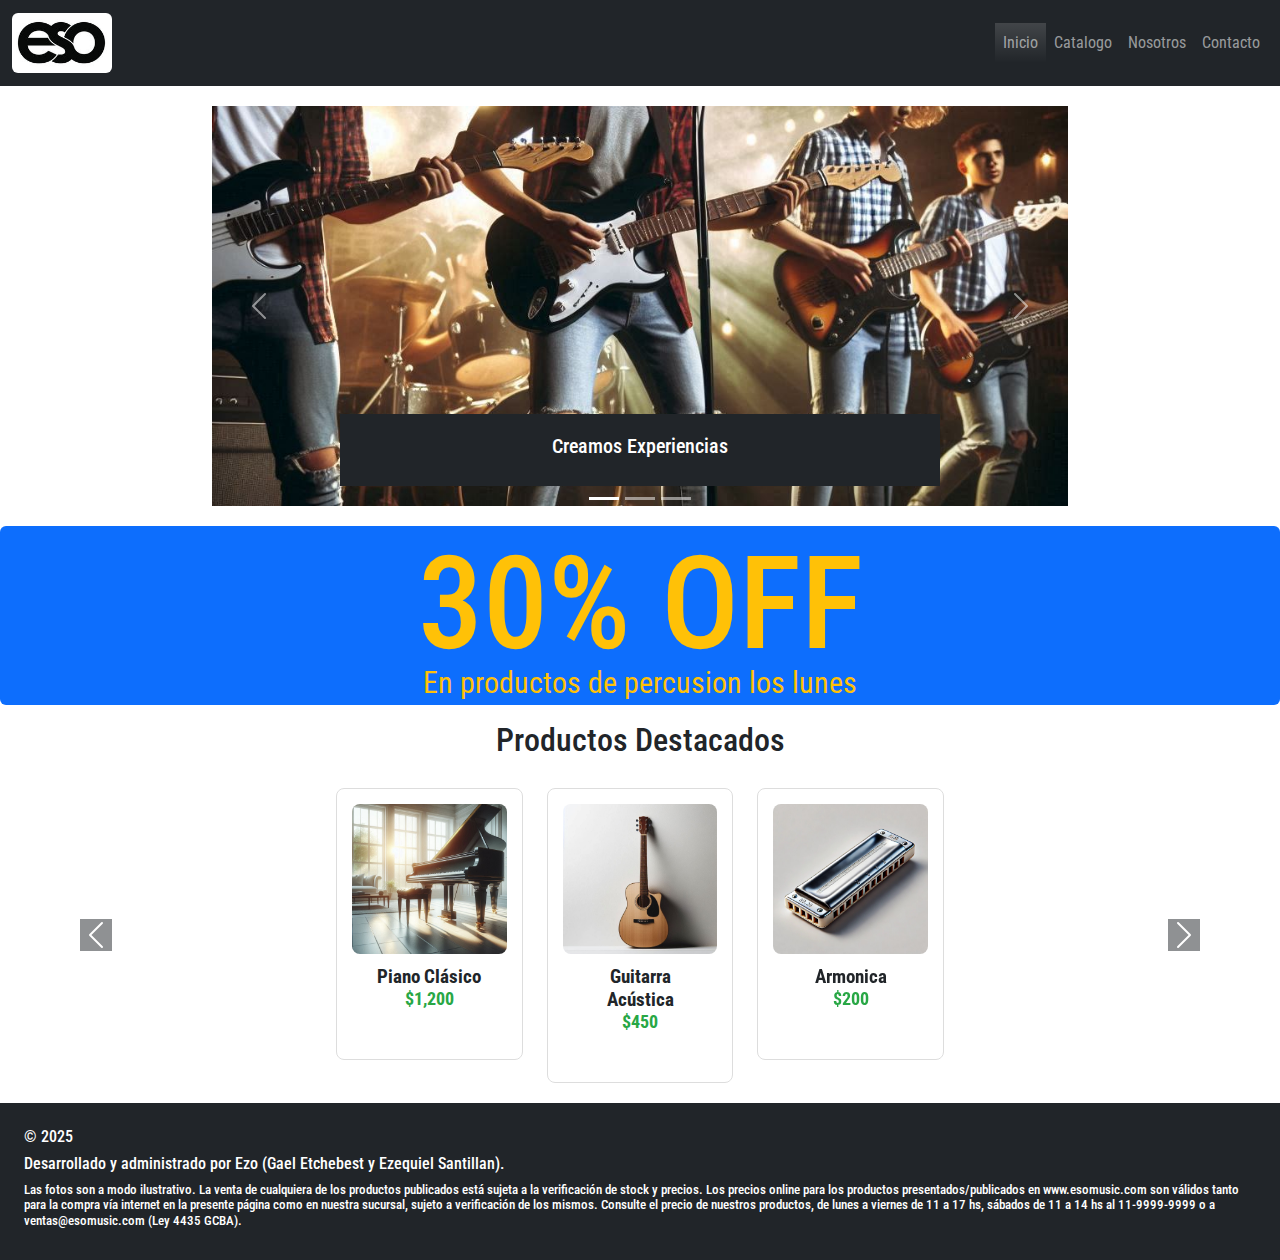
<file: Index.html>
<!DOCTYPE html>
<html lang="en">
<head>
    <meta charset="UTF-8">
    <meta name="viewport" content="width=device-width, initial-scale=1.0">

    <link rel="stylesheet" href="https://cdn.jsdelivr.net/npm/bootstrap@5.3.3/dist/css/bootstrap.min.css">
    <script src="https://cdn.jsdelivr.net/npm/bootstrap@5.3.3/dist/js/bootstrap.bundle.min.js"></script>

    <link rel="stylesheet" href="styles/style.css">
    <link rel="stylesheet" href="styles/carrusel.css">
    <link rel="stylesheet" href="styles/cards.css">
    <link rel="stylesheet" href="styles/cardsCarrusel.css">

    <title>Contacto</title>
</head>
<body>
    <header>
        <nav class="navbar navbar-expand-lg navbar-dark bg-dark">
            <div class="container-fluid">
                <a class="navbar-brand" href="index.html">
                    <img src="imgs/esoLogo.png " width="100" class="rounded">
                </a>
                <button class="navbar-toggler" type="button" data-bs-toggle="collapse" data-bs-target="#navbarNav" aria-controls="navbarNav" aria-expanded="false" aria-label="Toggle navigation">
                    <span class="navbar-toggler-icon"></span>
                </button>
                <div class="collapse navbar-collapse" id="navbarNav">
                    <ul class="navbar-nav ms-auto">
                        <li class="nav-item bg-dark bg-gradient"><a class="nav-link" href="index.html">Inicio</a></li>
                        <li class="nav-item bg-dark"><a class="nav-link" href="Catalogo.html">Catalogo</a></li>
                        <li class="nav-item bg-dark"><a class="nav-link" href="Nosotros.html">Nosotros</a></li>
                        <li class="nav-item bg-dark"><a class="nav-link" href="Contacto.html">Contacto</a></li>
                    </ul>
                </div>
            </div>
        </nav>
    </header>
    <main>

        <div id="carouselExampleCaptions" class="carousel slide">
            <div class="carousel-indicators">
                <button type="button" data-bs-target="#carouselExampleCaptions" data-bs-slide-to="0" class="active" aria-current="true" aria-label="Slide 1"></button>
                <button type="button" data-bs-target="#carouselExampleCaptions" data-bs-slide-to="1" aria-label="Slide 2"></button>
                <button type="button" data-bs-target="#carouselExampleCaptions" data-bs-slide-to="2" aria-label="Slide 3"></button>
            </div>
            <div class="carousel-inner">
                <div class="carousel-item active">
                    <img src="imgs/inicio1.png" class="d-block w-100">
                    <div class="carousel-caption d-none d-md-block bg-dark">
                        <h5>Creamos Experiencias</h5>
                    </div>
                </div>
                <div class="carousel-item">
                    <img src="imgs/inicio2.png" class="d-block w-100">
                    <div class="carousel-caption d-none d-md-block bg-dark">
                        <h5>Formamos Recuerdos</h5>
                    </div>
                </div>
                <div class="carousel-item">
                    <img src="imgs/inicio3.png" class="d-block w-100">
                    <div class="carousel-caption d-none d-md-block bg-dark">
                        <h5>Tenemos lo que queres</h5>
                    </div>
                </div>
            </div>
            <button class="carousel-control-prev" type="button" data-bs-target="#carouselExampleCaptions" data-bs-slide="prev">
                <span class="carousel-control-prev-icon" aria-hidden="true"></span>
                <span class="visually-hidden">Previous</span>
            </button>
            <button class="carousel-control-next" type="button" data-bs-target="#carouselExampleCaptions" data-bs-slide="next">
                <span class="carousel-control-next-icon" aria-hidden="true"></span>
                <span class="visually-hidden">Next</span>
            </button>
        </div>

        <section class="bg-primary rounded">
            <h3 align = "center" class="text-warning" style="font-size: 130px;">30% OFF</h3>
            <p align = "center" class="text-warning" style="font-size: 30px; margin-top: -30px;">En productos de percusion los lunes</p>
        </section>

        <h2 align = "center">Productos Destacados</h2>

        <div id="carouselProductos" class="carousel slide" data-bs-ride="carousel">
            <!-- Indicadores -->
            <div class="carousel-indicators">
                <button type="button" data-bs-target="#carouselProductos" data-bs-slide-to="0" class="active"></button>
                <button type="button" data-bs-target="#carouselProductos" data-bs-slide-to="1"></button>
                <button type="button" data-bs-target="#carouselProductos" data-bs-slide-to="2"></button>
            </div>
        
            <!-- Contenedor de los productos -->
            <div class="carousel-inner">
                <div class="carousel-item active">
                    <div class="row justify-content-center">
                        <div class="col-md-2">
                            <a class="card catalog-card" href="Catalogo.html#piano">
                                <img src="imgs/piano.png" class="catalog-img" alt="Piano">
                                <div class="card-body">
                                    <h5 class="card-title">Piano Clásico</h5>
                                    <p class="card-price">$1,200</p>
                                </div>
                            </a>
                        </div>
                        <div class="col-md-2">
                            <a class="card catalog-card" href="Catalogo.html#acustica">
                                <img src="imgs/electrica.png" class="catalog-img" alt="Guitarra Acústica">
                                <div class="card-body">
                                    <h5 class="card-title">Guitarra Acústica</h5>
                                    <p class="card-price">$450</p>
                                </div>
                            </a>
                        </div>
                        <div class="col-md-2">
                            <a class="card catalog-card" href="Catalogo/Catalogo2.html#armonica">
                                <img src="imgs/Armonica.png" class="catalog-img" alt="Xilófono">
                                <div class="card-body">
                                    <h5 class="card-title">Armonica</h5>
                                    <p class="card-price">$200</p>
                                </div>
                            </a>
                        </div>
                    </div>
                </div>

                <div class="carousel-item">
                    <div class="row justify-content-center">
                        <div class="col-md-2">
                            <a class="card catalog-card" href="Catalogo/Catalogo2.html#maracas">
                                <img src="imgs/Maracas.png" class="catalog-img" alt="Violín">
                                <div class="card-body">
                                    <h5 class="card-title">Maracas</h5>
                                    <p class="card-price">$1,999</p>
                                </div>
                            </a>
                        </div>
                        <div class="col-md-2">
                            <a class="card catalog-card" href="Catalogo/Catalogo3.html#ukelele">
                                <img src="imgs/Ukelele.png" class="catalog-img" alt="Batería Electrónica">
                                <div class="card-body">
                                    <h5 class="card-title">Ukelele</h5>
                                    <p class="card-price">$450</p>
                                </div>
                            </a>
                        </div>
                        <div class="col-md-2">
                            <a class="card catalog-card" href="Catalogo/Catalogo3.html#arpa">
                                <img src="imgs/Arpa.png" class="catalog-img" alt="Batería Electrónica">
                                <div class="card-body">
                                    <h5 class="card-title">Arpa</h5>
                                    <p class="card-price">$1,299</p>
                                </div>
                            </a>
                        </div>
                    </div>
                </div>
            </div>
        
            <!-- Controles de navegación -->
            <button class="carousel-control-prev" type="button" data-bs-target="#carouselProductos" data-bs-slide="prev">
                <span class="carousel-control-prev-icon bg-dark"></span>
            </button>
            <button class="carousel-control-next" type="button" data-bs-target="#carouselProductos" data-bs-slide="next">
                <span class="carousel-control-next-icon bg-dark"></span>
            </button>
        </div>


    </main>
    <footer class="bg-dark text-white p-4">
        <h6>© 2025</h6>
        <h6>Desarrollado y administrado por Ezo (Gael Etchebest y Ezequiel Santillan).</h6>
        <h6 style="font-size: small;">Las fotos son a modo ilustrativo. La venta de cualquiera de los productos publicados está sujeta a la verificación de stock y precios. Los precios online para los productos presentados/publicados en www.esomusic.com son válidos tanto para la compra vía internet en la presente página como en nuestra sucursal, sujeto a verificación de los mismos. Consulte el precio de nuestros productos, de lunes a viernes de 11 a 17 hs, sábados de 11 a 14 hs al 11-9999-9999 o a ventas@esomusic.com (Ley 4435 GCBA).</h6>
    </footer>
</body>
</html>
</file>
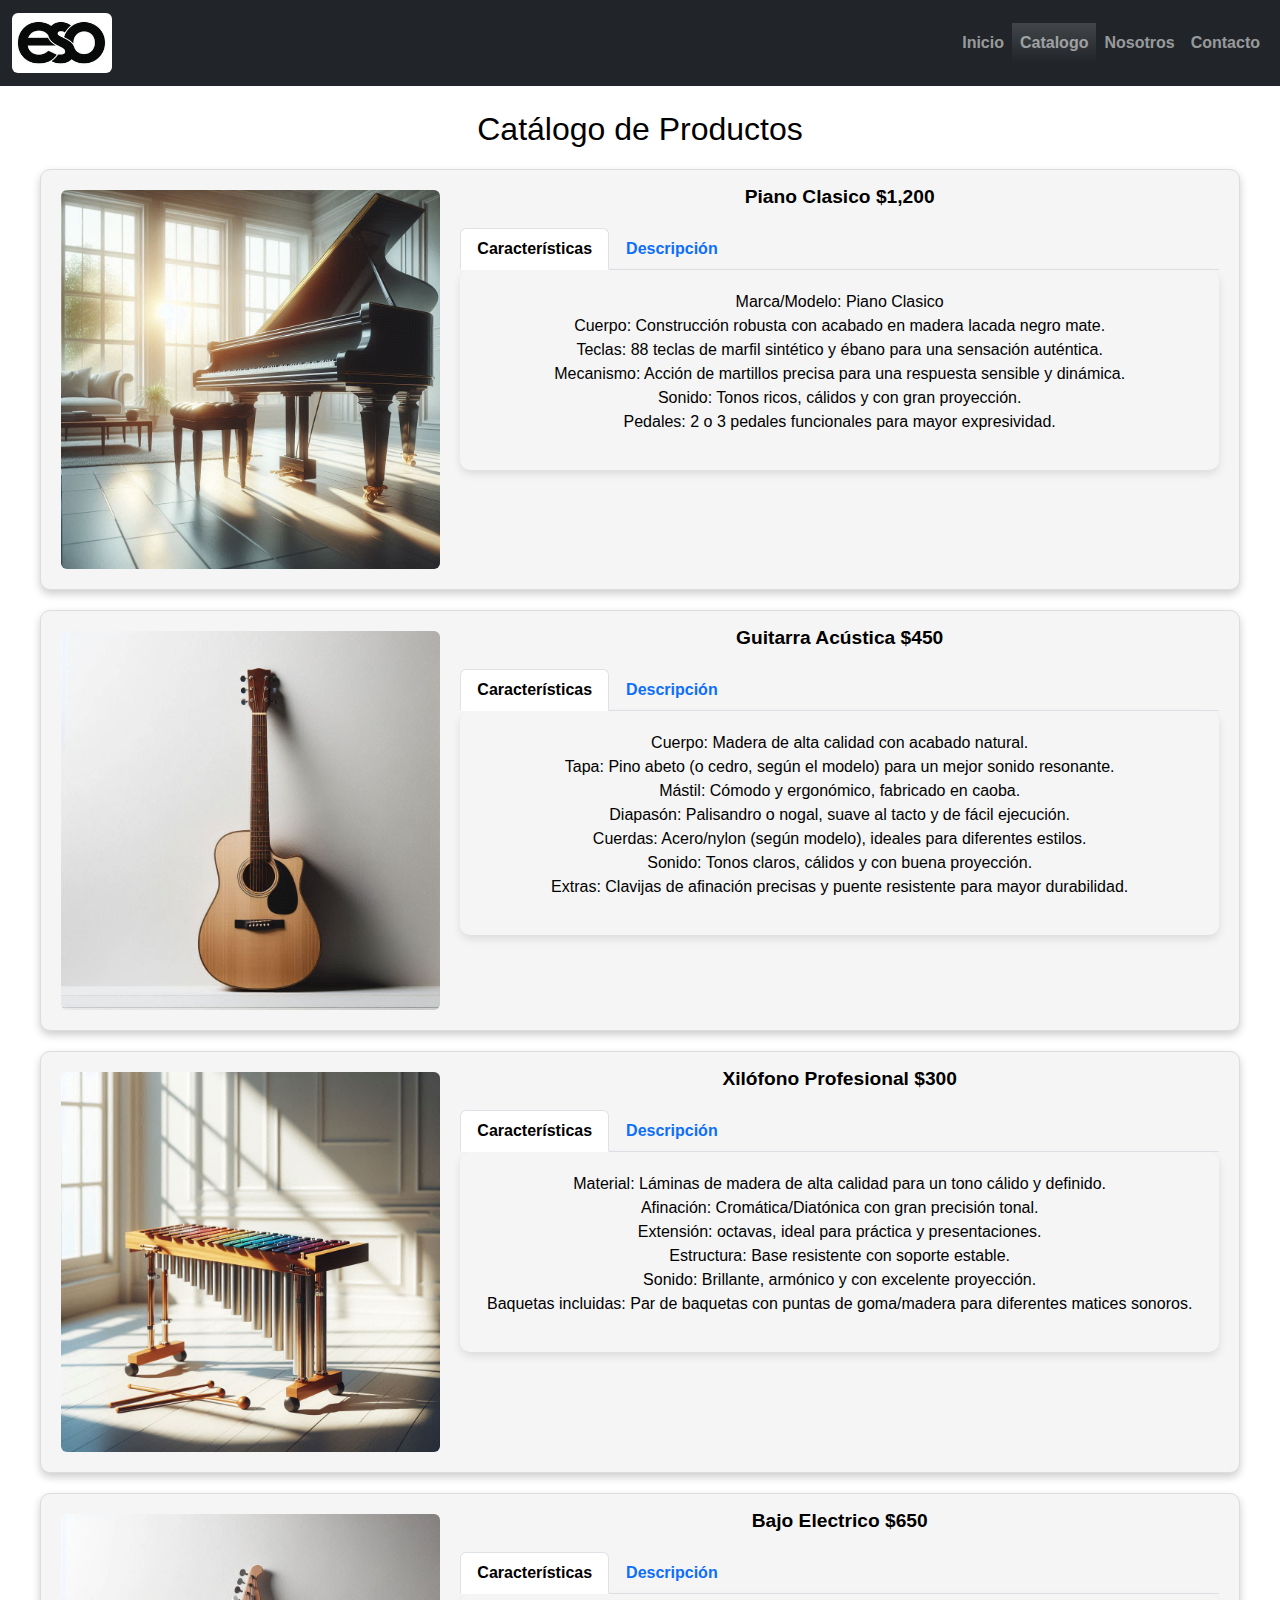
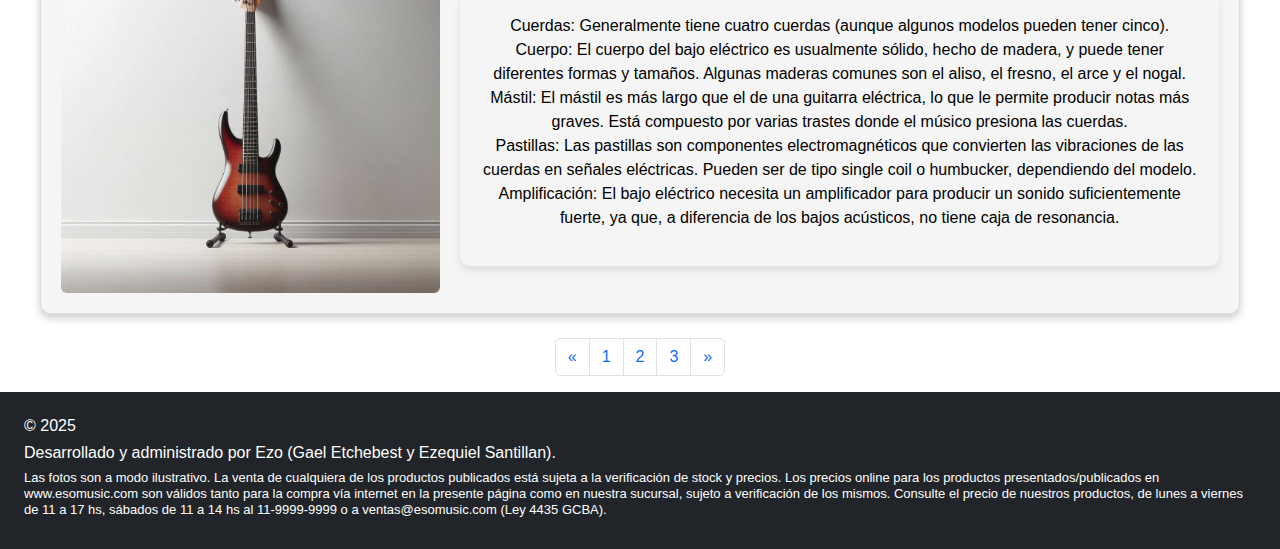
<file: Catalogo.html>
<!DOCTYPE html>
<html lang="en">
    <head>
        <meta charset="UTF-8">
        <meta name="viewport" content="width=device-width, initial-scale=1.0">

        <link rel="stylesheet" href="https://cdn.jsdelivr.net/npm/bootstrap@5.3.3/dist/css/bootstrap.min.css">
    <script src="https://cdn.jsdelivr.net/npm/bootstrap@5.3.3/dist/js/bootstrap.bundle.min.js"></script>

        <link rel="stylesheet" href="styles/style.css">
        <link rel="stylesheet" href="styles/cards.css"> 
        <link rel="stylesheet" href="styles/product.css">
        

        <title>Catalogo</title>
    </head>
    <body>
        <header>
            <nav class="navbar navbar-expand-lg navbar-dark bg-dark">
                <div class="container-fluid">
                    <a class="navbar-brand" href="index.html">
                        <img src="imgs/esoLogo.png" width="100" class="rounded">
                    </a>
                    <button class="navbar-toggler" type="button" data-bs-toggle="collapse" data-bs-target="#navbarNav" aria-controls="navbarNav" aria-expanded="false" aria-label="Toggle navigation">
                        <span class="navbar-toggler-icon"></span>
                    </button>
                    <div class="collapse navbar-collapse" id="navbarNav">
                        <ul class="navbar-nav ms-auto">
                            <li class="nav-item bg-dark"><a class="nav-link" href="index.html">Inicio</a></li>
                            <li class="nav-item bg-dark bg-gradient"><a class="nav-link" href="Catalogo.html">Catalogo</a></li>
                            <li class="nav-item bg-dark"><a class="nav-link" href="Nosotros.html">Nosotros</a></li>
                            <li class="nav-item bg-dark"><a class="nav-link" href="Contacto.html">Contacto</a></li>
                        </ul>
                    </div>
                </div>
            </nav>
        </header>

        <main>
            <h2 class="text-center mt-4 mb-3">Catálogo de Productos</h2>

            <div class="product-container">

                <div class="producto-container catalog-card" id="piano">
                    <div class="col-imagen">
                        <img src="imgs/piano.png" alt="Piano" class="img-fluid rounded">
                    </div>
                    <div class="col-detalles" >
                        <h1 class="card-title">Piano Clasico $1,200</h1>
                        <ul class="nav nav-tabs" id="productTabPiano" role="tablist">
                            <li class="nav-item" role="presentation">
                                <a class="nav-link active" id="caracteristicas-piano-tab" data-bs-toggle="tab" href="#caracteristicas-piano" role="tab" aria-controls="caracteristicas-piano" aria-selected="false">Características</a>
                            </li>
                            <li class="nav-item" role="presentation">
                                <a class="nav-link" id="descripcion-piano-tab" data-bs-toggle="tab" href="#descripcion-piano" role="tab" aria-controls="descripcion-piano" aria-selected="false">Descripción</a>
                            </li>
                        </ul>
                        <div class="tab-content" id="productTabPianoContent">
                            <div class="tab-pane fade show active" id="caracteristicas-piano" role="tabpanel" aria-labelledby="caracteristicas-piano-tab">
                                <p>
                                    Marca/Modelo: Piano Clasico <br>
                                    Cuerpo: Construcción robusta con acabado en madera lacada negro mate.<br>
                                    Teclas: 88 teclas de marfil sintético y ébano para una sensación auténtica.<br>
                                    Mecanismo: Acción de martillos precisa para una respuesta sensible y dinámica.<br>
                                    Sonido: Tonos ricos, cálidos y con gran proyección.<br>
                                    Pedales: 2 o 3 pedales funcionales  para mayor expresividad.
                                </p>
                            </div>
                            <div class="tab-pane fade" id="descripcion-piano" role="tabpanel" aria-labelledby="descripcion-piano-tab">
                                <p>Se vende piano clásico en excelente estado, ideal para pianistas de todos los niveles. Su diseño elegante y su sonido cálido y profundo lo convierten en una pieza perfecta para el hogar, estudios de música o presentaciones profesionales.</p>
                            </div>
                        </div>
                    </div>
                </div>

                <div class="producto-container catalog-card" id="acustica">
                    <div class="col-imagen">
                        <img src="imgs/electrica.png" alt="Guitarra Acústica" class="img-fluid rounded">
                    </div>
                    <div class="col-detalles">
                        <h1 class="card-title">Guitarra Acústica $450</h1>
                        <ul class="nav nav-tabs" id="productTabGuitar" role="tablist">
                            <li class="nav-item" role="presentation">
                                <a class="nav-link active" id="caracteristicas-guitar-tab" data-bs-toggle="tab" href="#caracteristicas-guitar" role="tab" aria-controls="caracteristicas-guitar" aria-selected="false">Características</a>
                            </li>
                            <li class="nav-item" role="presentation">
                                <a class="nav-link" id="descripcion-guitar-tab" data-bs-toggle="tab" href="#descripcion-guitar" role="tab" aria-controls="descripcion-guitar" aria-selected="false">Descripción</a>
                            </li>
                        </ul>
                        <div class="tab-content" id="productTabGuitarContent">
                            <div class="tab-pane fade show active" id="caracteristicas-guitar" role="tabpanel" aria-labelledby="caracteristicas-guitar-tab">
                                <p>
                                    Cuerpo: Madera de alta calidad con acabado natural. <br>
                                    Tapa: Pino abeto (o cedro, según el modelo) para un mejor sonido resonante. <br>
                                    Mástil: Cómodo y ergonómico, fabricado en caoba. <br>
                                    Diapasón: Palisandro o nogal, suave al tacto y de fácil ejecución. <br>
                                    Cuerdas: Acero/nylon (según modelo), ideales para diferentes estilos. <br>
                                    Sonido: Tonos claros, cálidos y con buena proyección. <br>
                                    Extras: Clavijas de afinación precisas y puente resistente para mayor durabilidad.
                                </p>
                            </div>
                            <div class="tab-pane fade" id="descripcion-guitar" role="tabpanel" aria-labelledby="descripcion-guitar-tab">
                                <p>Se vende guitarra acústica en excelente estado, ideal tanto para principiantes como para músicos experimentados. Su construcción de alta calidad proporciona un sonido cálido y equilibrado, perfecto para diversos estilos musicales como folk, rock, pop y baladas.</p>
                            </div>
                        </div>
                    </div>
                </div>

                <div class="producto-container catalog-card">
                    <div class="col-imagen">
                        <img src="imgs/xilofon.png" alt="Bajo Eléctrico" class="img-fluid rounded">
                    </div>
                    <div class="col-detalles">
                        <h1 class="card-title">Xilófono Profesional $300</h1>
                        <ul class="nav nav-tabs" id="productTabBass" role="tablist">
                            <li class="nav-item" role="presentation">
                                <a class="nav-link active" id="caracteristicas-bass-tab" data-bs-toggle="tab" href="#caracteristicas-bass" role="tab" aria-controls="caracteristicas-bass" aria-selected="false">Características</a>
                            </li>
                            <li class="nav-item" role="presentation">
                                <a class="nav-link" id="descripcion-bass-tab" data-bs-toggle="tab" href="#descripcion-bass" role="tab" aria-controls="descripcion-bass" aria-selected="false">Descripción</a>
                            </li>
                        </ul>
                        <div class="tab-content" id="productTabBassContent">
                            <div class="tab-pane fade show active" id="caracteristicas-bass" role="tabpanel" aria-labelledby="caracteristicas-bass-tab">
                                <p>
                                    Material: Láminas de madera de alta calidad para un tono cálido y definido. <br>
                                    Afinación: Cromática/Diatónica con gran precisión tonal.<br>
                                    Extensión: octavas, ideal para práctica y presentaciones.<br>
                                    Estructura: Base resistente con soporte estable. <br>
                                    Sonido: Brillante, armónico y con excelente proyección. <br>
                                    Baquetas incluidas: Par de baquetas con puntas de goma/madera para diferentes matices sonoros.
                                </p>
                            </div>
                            <div class="tab-pane fade" id="descripcion-bass" role="tabpanel" aria-labelledby="descripcion-bass-tab">
                                <p>Se vende xilófono en excelente estado, ideal para estudiantes, músicos y amantes de la percusión. Su construcción de alta calidad garantiza un sonido claro y resonante, perfecto para interpretación musical en diversos géneros.</p>
                            </div>
                        </div>
                    </div>
                </div>

                <div class="producto-container catalog-card">
                    <div class="col-imagen">
                        <img src="imgs/Bajo.png" alt="Batería Acústica" class="img-fluid rounded">
                    </div>
                    <div class="col-detalles">
                        <h1 class="card-title">Bajo Electrico $650</h1>
                        <ul class="nav nav-tabs" id="productTabDrum" role="tablist">
                            <li class="nav-item" role="presentation">
                                <a class="nav-link active" id="caracteristicas-drum-tab" data-bs-toggle="tab" href="#caracteristicas-drum" role="tab" aria-controls="caracteristicas-drum" aria-selected="false">Características</a>
                            </li>
                            <li class="nav-item" role="presentation">
                                <a class="nav-link" id="descripcion-drum-tab" data-bs-toggle="tab" href="#descripcion-drum" role="tab" aria-controls="descripcion-drum" aria-selected="false">Descripción</a>
                            </li>
                        </ul>
                        <div class="tab-content" id="productTabDrumContent">
                            <div class="tab-pane fade show active" id="caracteristicas-drum" role="tabpanel" aria-labelledby="caracteristicas-drum-tab">
                                <p>
                                    Cuerdas: Generalmente tiene cuatro cuerdas (aunque algunos modelos pueden tener cinco).<br>
                                    Cuerpo: El cuerpo del bajo eléctrico es usualmente sólido, hecho de madera, y puede tener diferentes formas y tamaños. Algunas maderas comunes son el aliso, el fresno, el arce y el nogal.<br>
                                    Mástil: El mástil es más largo que el de una guitarra eléctrica, lo que le permite producir notas más graves. Está compuesto por varias trastes donde el músico presiona las cuerdas.<br>
                                    Pastillas: Las pastillas son componentes electromagnéticos que convierten las vibraciones de las cuerdas en señales eléctricas. Pueden ser de tipo single coil o humbucker, dependiendo del modelo.<br>
                                    Amplificación: El bajo eléctrico necesita un amplificador para producir un sonido suficientemente fuerte, ya que, a diferencia de los bajos acústicos, no tiene caja de resonancia.
                                </p>
                            </div>
                            <div class="tab-pane fade" id="descripcion-drum" role="tabpanel" aria-labelledby="descripcion-drum-tab">
                                <p>Un bajo eléctrico es un instrumento musical de cuerdas que pertenece a la familia de los instrumentos de cuerda pulsada, similar a la guitarra eléctrica, pero con una frecuencia más baja. Se utiliza principalmente para proporcionar la base rítmica y armónica en una banda o conjunto musical.</p>
                            </div>
                        </div>
                    </div>
                </div>
            </div>

            <nav aria-label="Page navigation example" class="text-center">
                <ul class="pagination justify-content-center mt-4 mb-3">
                    <li class="page-item">
                        <a class="page-link" href="#" aria-label="Previous">
                            <span aria-hidden="true">&laquo;</span>
                        </a>
                    </li>
                    <li class="page-item"><a class="page-link" href="#">1</a></li>
                    <li class="page-item"><a class="page-link" href="./Catalogo/Catalogo2.html">2</a></li>
                    <li class="page-item"><a class="page-link" href="./Catalogo/Catalogo3.html">3</a></li>
                    <li class="page-item">
                        <a class="page-link" href="./Catalogo/Catalogo2.html" aria-label="Next">
                            <span aria-hidden="true">&raquo;</span>
                        </a>
                    </li>
                </ul>
            </nav>
        </main>

        <footer class="bg-dark text-white p-4">
            <h6>© 2025</h6>
            <h6>Desarrollado y administrado por Ezo (Gael Etchebest y Ezequiel Santillan).</h6>
            <h6 style="font-size: small;">Las fotos son a modo ilustrativo. La venta de cualquiera de los productos publicados está sujeta a la verificación de stock y precios. Los precios online para los productos presentados/publicados en www.esomusic.com son válidos tanto para la compra vía internet en la presente página como en nuestra sucursal, sujeto a verificación de los mismos. Consulte el precio de nuestros productos, de lunes a viernes de 11 a 17 hs, sábados de 11 a 14 hs al 11-9999-9999 o a ventas@esomusic.com (Ley 4435 GCBA).</h6>
        </footer>
    </body>
</html>
</file>
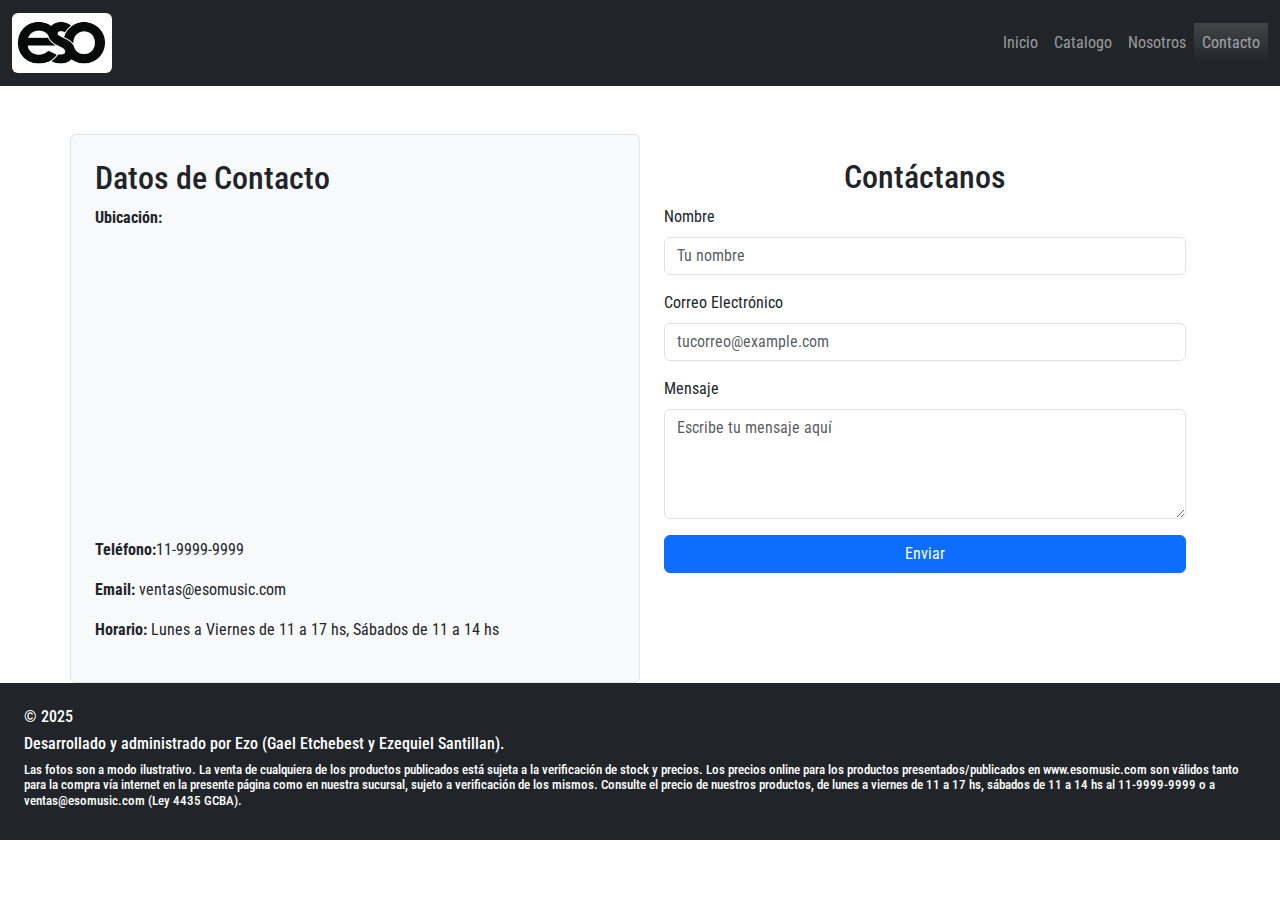
<file: Contacto.html>
<!DOCTYPE html>
<html lang="en">
<head>
    <meta charset="UTF-8">
    <meta name="viewport" content="width=device-width, initial-scale=1.0">

    <link rel="stylesheet" href="https://cdn.jsdelivr.net/npm/bootstrap@5.3.3/dist/css/bootstrap.min.css">
    <script src="https://cdn.jsdelivr.net/npm/bootstrap@5.3.3/dist/js/bootstrap.bundle.min.js"></script>

    <link rel="stylesheet" href="styles/style.css">
    <link rel="stylesheet" href="styles/carrusel.css">
    <link rel="stylesheet" href="styles/cards.css">
    <link rel="stylesheet" href="styles/cardsCarrusel.css">

    <title>Contacto</title>
</head>
<body>
    <header>
        <nav class="navbar navbar-expand-lg navbar-dark bg-dark">
            <div class="container-fluid">
                <a class="navbar-brand" href="index.html">
                    <img src="imgs/esoLogo.png " width="100" class="rounded">
                </a>
                <button class="navbar-toggler" type="button" data-bs-toggle="collapse" data-bs-target="#navbarNav" aria-controls="navbarNav" aria-expanded="false" aria-label="Toggle navigation">
                    <span class="navbar-toggler-icon"></span>
                </button>
                <div class="collapse navbar-collapse" id="navbarNav">
                    <ul class="navbar-nav ms-auto">
                        <li class="nav-item bg-dark"><a class="nav-link" href="index.html">Inicio</a></li>
                        <li class="nav-item bg-dark"><a class="nav-link" href="Catalogo.html">Catalogo</a></li>
                        <li class="nav-item bg-dark"><a class="nav-link" href="Nosotros.html">Nosotros</a></li>
                        <li class="nav-item bg-dark bg-gradient"><a class="nav-link" href="Contacto.html">Contacto</a></li>
                    </ul>
                </div>
            </div>
        </nav>
    </header>
    <main>

        <div class="container mt-5">
            <div class="row">
                <!-- Datos de Contacto -->
                <div class="col-md-6 d-flex flex-column justify-content-center p-4 bg-light border rounded">
                    <h2>Datos de Contacto</h2>
                    <p><strong>Ubicación:</strong></p>
                    <div class="ratio ratio-16x9">
                        <iframe 
                            src="https://www.google.com/maps/embed?pb=!1m18!1m12!1m3!1d2561.3531996547235!2d-58.3841366!3d-34.60402399999999!2m3!1f0!2f0!3f0!3m2!1i1024!2i768!4f13.1!3m3!1m2!1s0x95bccac59a5bd441%3A0x1408e2f06974627!2sAv.%20Corrientes%201234%2C%20C1043AAZ%20Cdad.%20Aut%C3%B3noma%20de%20Buenos%20Aires!5e1!3m2!1sen!2sar!4v1742498128790!5m2!1sen!2sar" 
                            style="border:0;" allowfullscreen="" loading="lazy">
                        </iframe>
                    </div>
                    <p><strong>Teléfono:</strong>11-9999-9999</p>
                    <p><strong>Email:</strong> ventas@esomusic.com</p>
                    <p><strong>Horario:</strong> Lunes a Viernes de 11 a 17 hs, Sábados de 11 a 14 hs</p>
                </div>
                
                <!-- Formulario -->
                <div class="col-md-6 p-4">
                    <h2 class="text-center">Contáctanos</h2>
                    <form>
                        <div class="mb-3">
                            <label for="nombre" class="form-label">Nombre</label>
                            <input type="text" class="form-control" id="nombre" placeholder="Tu nombre" required>
                        </div>
                        <div class="mb-3">
                            <label for="email" class="form-label">Correo Electrónico</label>
                            <input type="email" class="form-control" id="email" placeholder="tucorreo@example.com" required>
                        </div>
                        <div class="mb-3">
                            <label for="mensaje" class="form-label">Mensaje</label>
                            <textarea class="form-control" id="mensaje" rows="4" placeholder="Escribe tu mensaje aquí" required></textarea>
                        </div>
                        <button type="submit" class="btn btn-primary w-100">Enviar</button>
                    </form>
                </div>
            </div>
        </div>
        
    </main>
    <footer class="bg-dark text-white p-4">
        <h6>© 2025</h6>
        <h6>Desarrollado y administrado por Ezo (Gael Etchebest y Ezequiel Santillan).</h6>
        <h6 style="font-size: small;">Las fotos son a modo ilustrativo. La venta de cualquiera de los productos publicados está sujeta a la verificación de stock y precios. Los precios online para los productos presentados/publicados en www.esomusic.com son válidos tanto para la compra vía internet en la presente página como en nuestra sucursal, sujeto a verificación de los mismos. Consulte el precio de nuestros productos, de lunes a viernes de 11 a 17 hs, sábados de 11 a 14 hs al 11-9999-9999 o a ventas@esomusic.com (Ley 4435 GCBA).</h6>
    </footer>
</body>
</html>
</file>
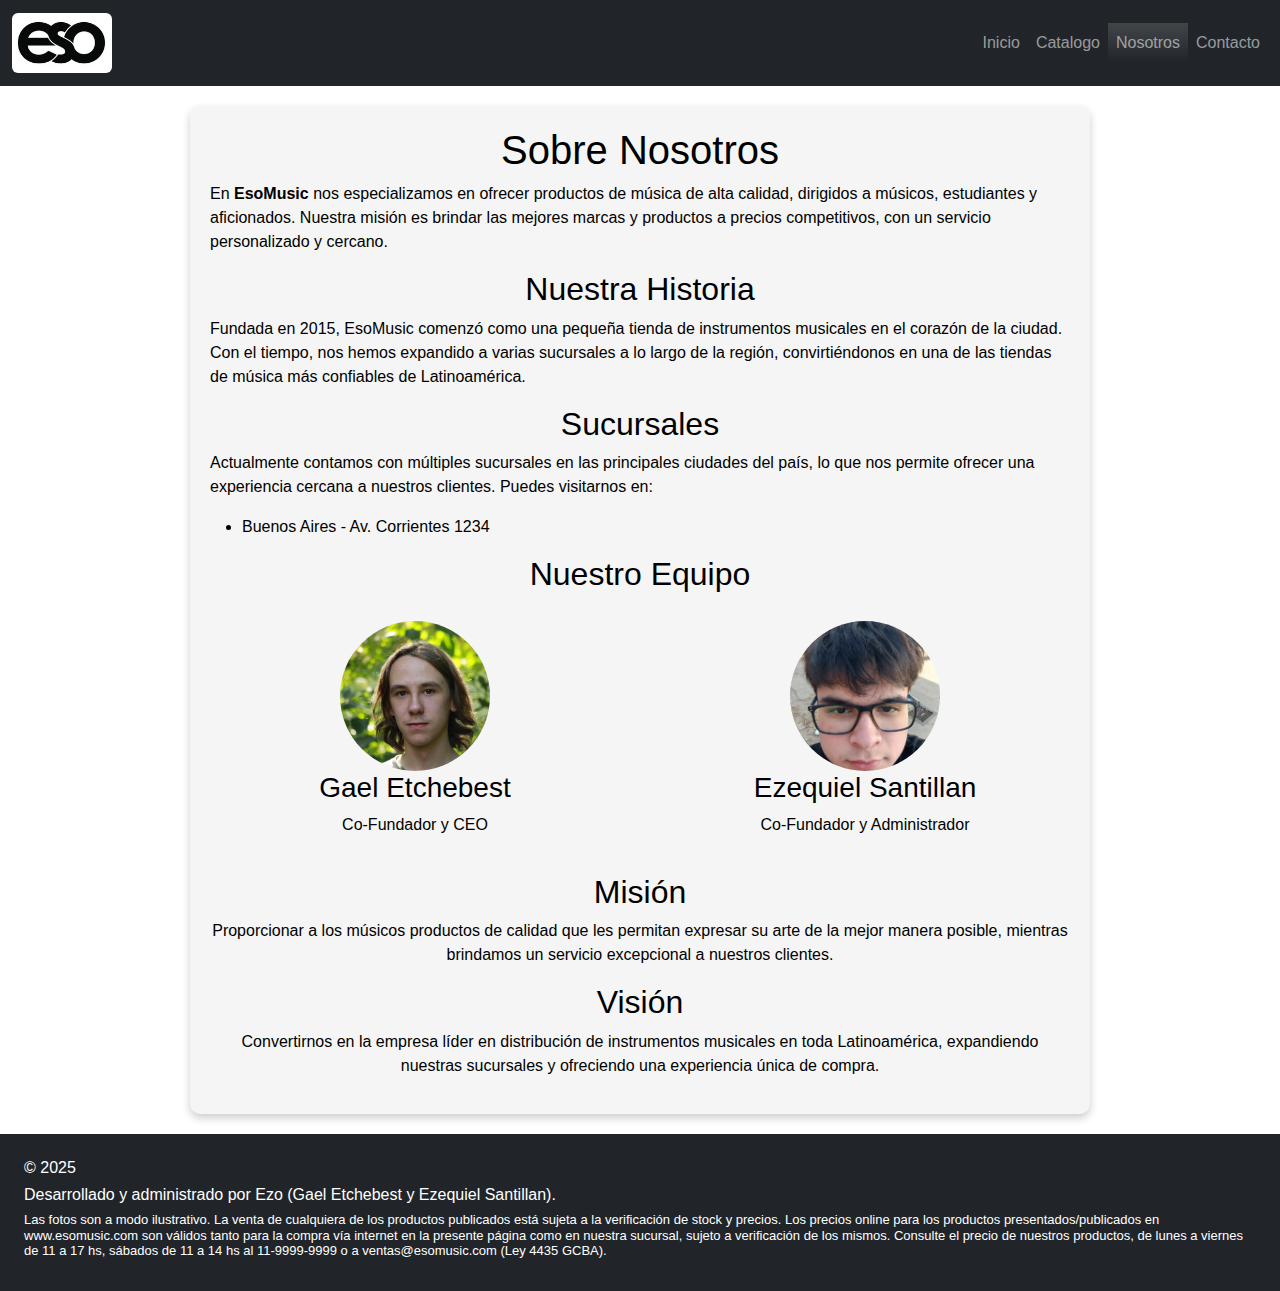
<file: Nosotros.html>
<!DOCTYPE html>
<html lang="en">
<head>
    <meta charset="UTF-8">
    <meta name="viewport" content="width=device-width, initial-scale=1.0">

    <link rel="stylesheet" href="https://cdn.jsdelivr.net/npm/bootstrap@5.3.3/dist/css/bootstrap.min.css">
    <script src="https://cdn.jsdelivr.net/npm/bootstrap@5.3.3/dist/js/bootstrap.bundle.min.js"></script>

    <link rel="stylesheet" href="styles/style.css">
    <link rel="stylesheet" href="styles/us.css">

    <title>Contacto</title>
</head>
<body>
    <header>
        <nav class="navbar navbar-expand-lg navbar-dark bg-dark">
            <div class="container-fluid">
                <a class="navbar-brand" href="index.html">
                    <img src="imgs/esoLogo.png " width="100" class="rounded">
                </a>
                <button class="navbar-toggler" type="button" data-bs-toggle="collapse" data-bs-target="#navbarNav" aria-controls="navbarNav" aria-expanded="false" aria-label="Toggle navigation">
                    <span class="navbar-toggler-icon"></span>
                </button>
                <div class="collapse navbar-collapse" id="navbarNav">
                    <ul class="navbar-nav ms-auto">
                        <li class="nav-item bg-dark"><a class="nav-link" href="index.html">Inicio</a></li>
                        <li class="nav-item bg-dark"><a class="nav-link" href="Catalogo.html">Catalogo</a></li>
                        <li class="nav-item bg-dark bg-gradient"><a class="nav-link" href="Nosotros.html">Nosotros</a></li>
                        <li class="nav-item bg-dark"><a class="nav-link" href="Contacto.html">Contacto</a></li>
                    </ul>
                </div>
            </div>
        </nav>
    </header>
    <main>
        <div class="container">
            <h1>Sobre Nosotros</h1>
            <p>En <strong>EsoMusic</strong> nos especializamos en ofrecer productos de música de alta calidad, dirigidos a músicos, estudiantes y aficionados. Nuestra misión es brindar las mejores marcas y productos a precios competitivos, con un servicio personalizado y cercano.</p>

            <h2>Nuestra Historia</h2>
            <p>Fundada en 2015, EsoMusic comenzó como una pequeña tienda de instrumentos musicales en el corazón de la ciudad. Con el tiempo, nos hemos expandido a varias sucursales a lo largo de la región, convirtiéndonos en una de las tiendas de música más confiables de Latinoamérica.</p>
            
            <h2>Sucursales</h2>
            <p>Actualmente contamos con múltiples sucursales en las principales ciudades del país, lo que nos permite ofrecer una experiencia cercana a nuestros clientes. Puedes visitarnos en:</p>
            <ul>
                <li>Buenos Aires - Av. Corrientes 1234</li>
            </ul>

            <h2>Nuestro Equipo</h2>
            <div class="team-section">
                <div class="col-md-4 integrante">
                    <img src="imgs/gAEL.jpg" alt="Gael Etchebest">
                    <h3>Gael Etchebest</h3>
                    <p>Co-Fundador y CEO</p>
                </div>
                <div class="col-md-4 integrante">
                    <img src="imgs/Ezequiel.jpg" alt="Ezequiel Santillan">
                    <h3>Ezequiel Santillan</h3>
                    <p>Co-Fundador y Administrador</p>
                </div>
            </div>

            <h2>Misión</h2>
            <p style="text-align: center;">Proporcionar a los músicos productos de calidad que les permitan expresar su arte de la mejor manera posible, mientras brindamos un servicio excepcional a nuestros clientes.</p>

            <h2>Visión</h2>
            <p style="text-align: center;">Convertirnos en la empresa líder en distribución de instrumentos musicales en toda Latinoamérica, expandiendo nuestras sucursales y ofreciendo una experiencia única de compra.</p>
        </div>
    </main>
    <footer class="bg-dark text-white p-4">
        <h6>© 2025</h6>
        <h6>Desarrollado y administrado por Ezo (Gael Etchebest y Ezequiel Santillan).</h6>
        <h6 style="font-size: small;">Las fotos son a modo ilustrativo. La venta de cualquiera de los productos publicados está sujeta a la verificación de stock y precios. Los precios online para los productos presentados/publicados en www.esomusic.com son válidos tanto para la compra vía internet en la presente página como en nuestra sucursal, sujeto a verificación de los mismos. Consulte el precio de nuestros productos, de lunes a viernes de 11 a 17 hs, sábados de 11 a 14 hs al 11-9999-9999 o a ventas@esomusic.com (Ley 4435 GCBA).</h6>
    </footer>
</body>
</html>
</file>
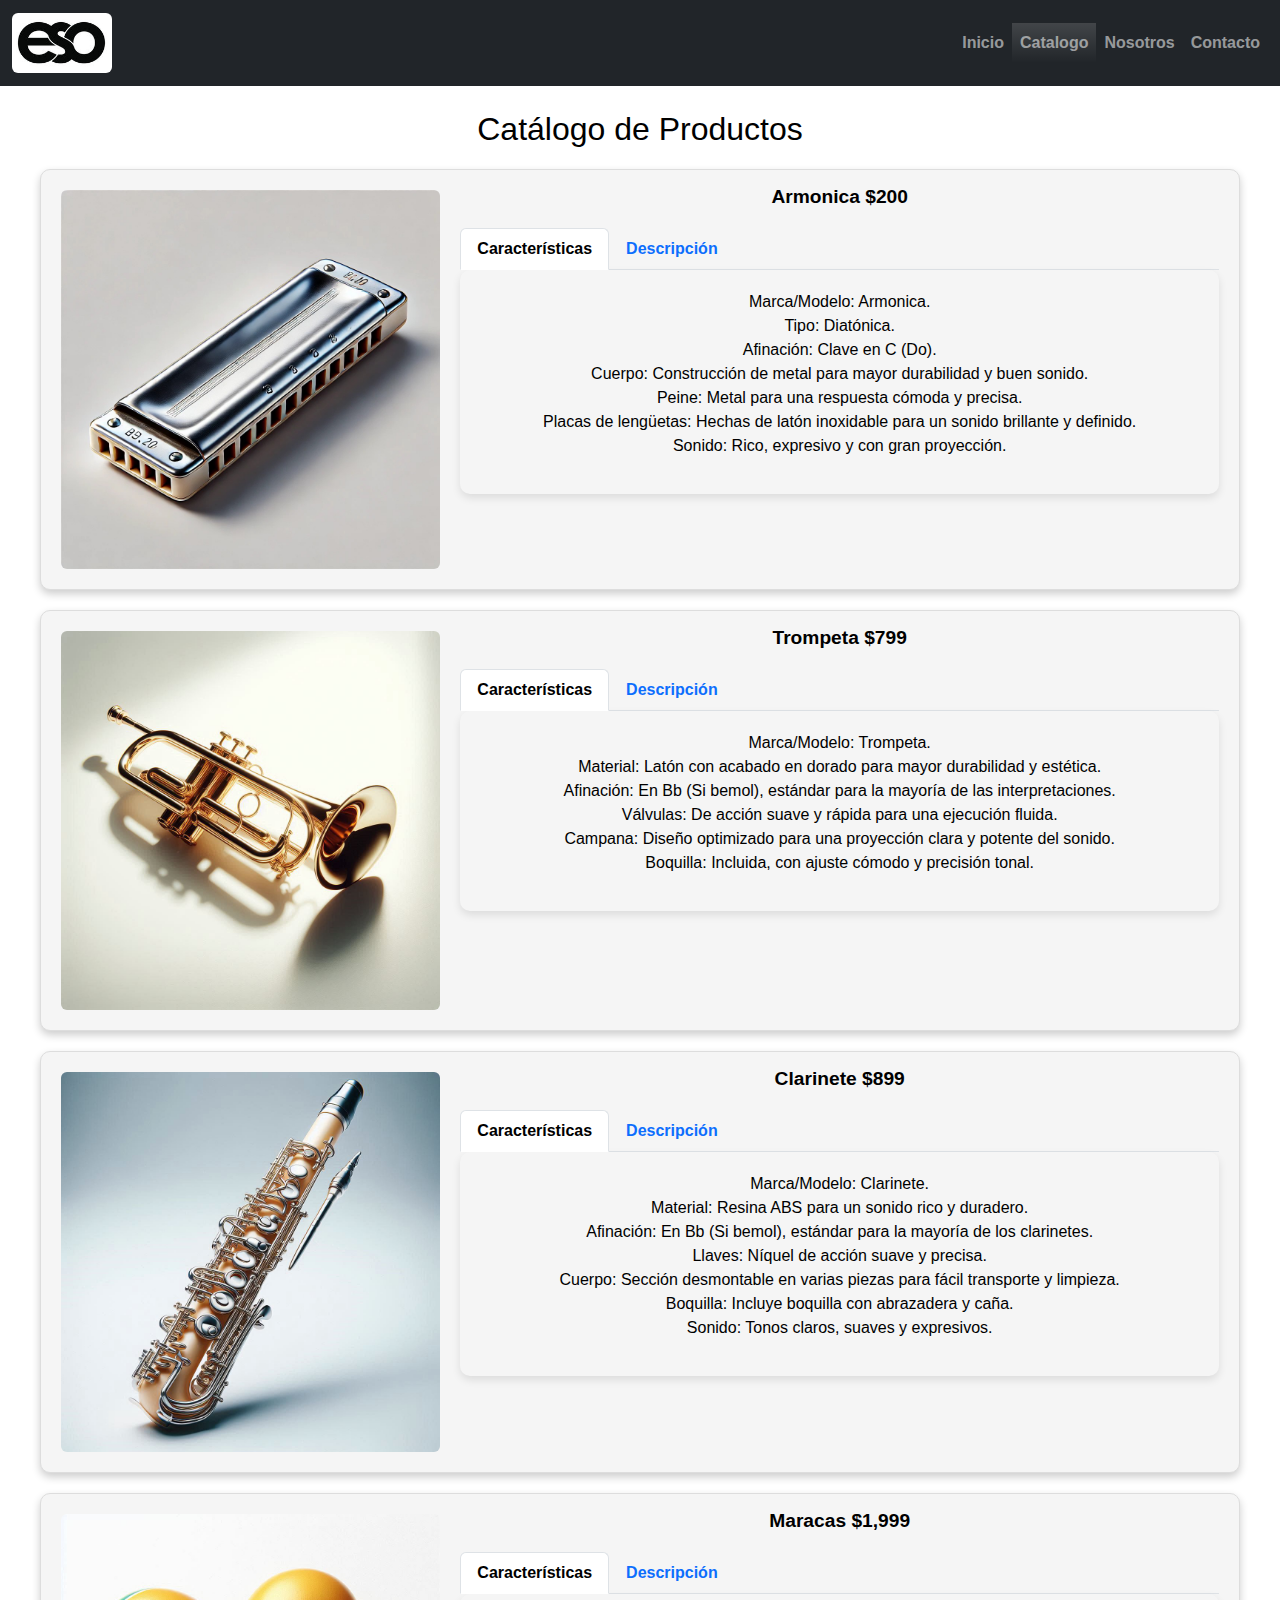
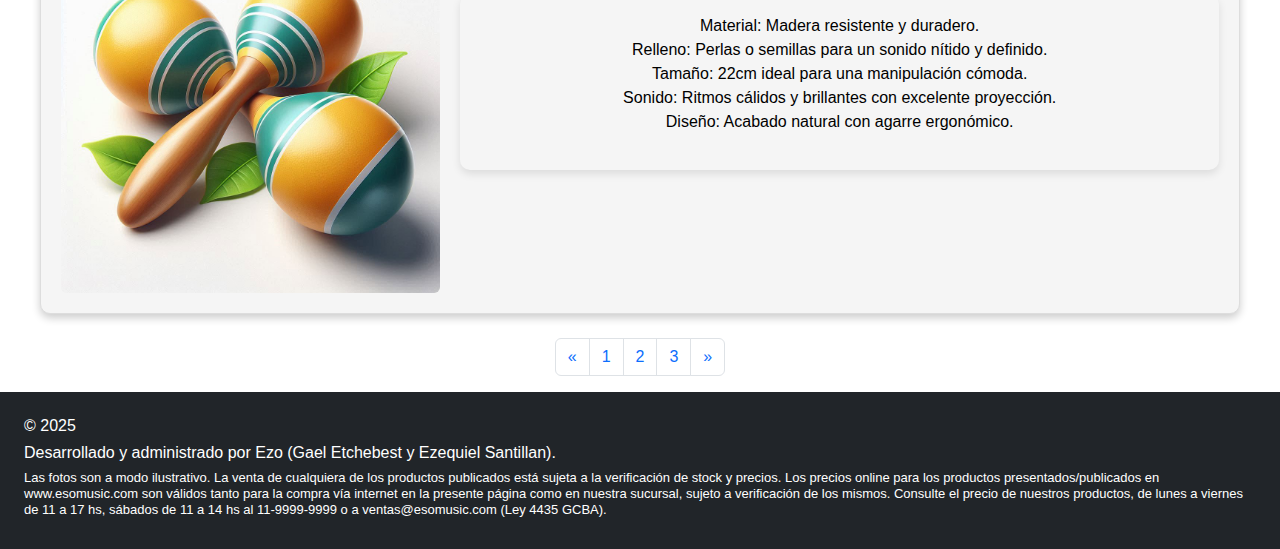
<file: Catalogo/Catalogo2.html>
<!DOCTYPE html>
<html lang="en">
    <head>
        <meta charset="UTF-8">
        <meta name="viewport" content="width=device-width, initial-scale=1.0">

        <link rel="stylesheet" href="https://cdn.jsdelivr.net/npm/bootstrap@5.3.3/dist/css/bootstrap.min.css">
    <script src="https://cdn.jsdelivr.net/npm/bootstrap@5.3.3/dist/js/bootstrap.bundle.min.js"></script>

        <link rel="stylesheet" href="../styles/style.css">
        <link rel="stylesheet" href="../styles/cards.css"> 
        <link rel="stylesheet" href="../styles/product.css">

        <title>Catalogo</title>
    </head>
    <body>
        <header>
            <nav class="navbar navbar-expand-lg navbar-dark bg-dark">
                <div class="container-fluid">
                    <a class="navbar-brand" href="index.html">
                        <img src="../imgs/esoLogo.png" width="100" class="rounded">
                    </a>
                    <button class="navbar-toggler" type="button" data-bs-toggle="collapse" data-bs-target="#navbarNav" aria-controls="navbarNav" aria-expanded="false" aria-label="Toggle navigation">
                        <span class="navbar-toggler-icon"></span>
                    </button>
                    <div class="collapse navbar-collapse" id="navbarNav">
                        <ul class="navbar-nav ms-auto">
                            <li class="nav-item bg-dark"><a class="nav-link" href="../Index.html">Inicio</a></li>
                            <li class="nav-item bg-dark bg-gradient"><a class="nav-link" href="#">Catalogo</a></li>
                            <li class="nav-item bg-dark"><a class="nav-link" href="../Nosotros.html">Nosotros</a></li>
                            <li class="nav-item bg-dark"><a class="nav-link" href="../Contacto.html">Contacto</a></li>
                        </ul>
                    </div>
                </div>
            </nav>
        </header>

        <main>
            <h2 class="text-center mt-4 mb-3">Catálogo de Productos</h2>

            <div class="product-container">

                <div class="producto-container catalog-card" id="armonica">
                    <div class="col-imagen">
                        <img src="../imgs/Armonica.png" alt="Piano" class="img-fluid rounded">
                    </div>
                    <div class="col-detalles">
                        <h1 class="card-title">Armonica $200</h1>
                        <ul class="nav nav-tabs" id="productTabPiano" role="tablist">
                            <li class="nav-item" role="presentation">
                                <a class="nav-link active" id="caracteristicas-piano-tab" data-bs-toggle="tab" href="#caracteristicas-piano" role="tab" aria-controls="caracteristicas-piano" aria-selected="false">Características</a>
                            </li>
                            <li class="nav-item" role="presentation">
                                <a class="nav-link" id="descripcion-piano-tab" data-bs-toggle="tab" href="#descripcion-piano" role="tab" aria-controls="descripcion-piano" aria-selected="false">Descripción</a>
                            </li>
                        </ul>
                        <div class="tab-content" id="productTabPianoContent">
                            <div class="tab-pane fade show active" id="caracteristicas-piano" role="tabpanel" aria-labelledby="caracteristicas-piano-tab">
                                <p>
                                    Marca/Modelo: Armonica. <br>
                                    Tipo: Diatónica. <br>
                                    Afinación: Clave en C (Do).<br>
                                    Cuerpo: Construcción de metal para mayor durabilidad y buen sonido.<br>
                                    Peine: Metal para una respuesta cómoda y precisa.<br>
                                    Placas de lengüetas: Hechas de latón inoxidable para un sonido brillante y definido.<br>
                                    Sonido: Rico, expresivo y con gran proyección.
                                </p>
                            </div>
                            <div class="tab-pane fade" id="descripcion-piano" role="tabpanel" aria-labelledby="descripcion-piano-tab">
                                <p>Se vende armónica en excelente estado, perfecta para principiantes y músicos experimentados. Su sonido claro y potente la hace ideal para interpretar blues, rock, folk y otros estilos musicales.</p>
                            </div>
                        </div>
                    </div>
                </div>

                <div class="producto-container catalog-card">
                    <div class="col-imagen">
                        <img src="../imgs/Trompeta.png" alt="Guitarra Acústica" class="img-fluid rounded">
                    </div>
                    <div class="col-detalles">
                        <h1 class="card-title">Trompeta $799</h1>
                        <ul class="nav nav-tabs" id="productTabGuitar" role="tablist">
                            <li class="nav-item" role="presentation">
                                <a class="nav-link active" id="caracteristicas-guitar-tab" data-bs-toggle="tab" href="#caracteristicas-guitar" role="tab" aria-controls="caracteristicas-guitar" aria-selected="false">Características</a>
                            </li>
                            <li class="nav-item" role="presentation">
                                <a class="nav-link" id="descripcion-guitar-tab" data-bs-toggle="tab" href="#descripcion-guitar" role="tab" aria-controls="descripcion-guitar" aria-selected="false">Descripción</a>
                            </li>
                        </ul>
                        <div class="tab-content" id="productTabGuitarContent">
                            <div class="tab-pane fade show active" id="caracteristicas-guitar" role="tabpanel" aria-labelledby="caracteristicas-guitar-tab">
                                <p>
                                    Marca/Modelo: Trompeta.<br>
                                    Material: Latón con acabado en dorado para mayor durabilidad y estética.<br>
                                    Afinación: En Bb (Si bemol), estándar para la mayoría de las interpretaciones.<br>
                                    Válvulas: De acción suave y rápida para una ejecución fluida.<br>
                                    Campana: Diseño optimizado para una proyección clara y potente del sonido.<br>
                                    Boquilla: Incluida, con ajuste cómodo y precisión tonal.
                                </p>
                            </div>
                            <div class="tab-pane fade" id="descripcion-guitar" role="tabpanel" aria-labelledby="descripcion-guitar-tab">
                                <p>Se vende trompeta en excelente estado, ideal para estudiantes, músicos intermedios y profesionales. Su construcción de alta calidad garantiza un sonido brillante y potente, perfecto para interpretar jazz, música clásica, banda y otros estilos.</p>
                            </div>
                        </div>
                    </div>
                </div>

                <div class="producto-container catalog-card">
                    <div class="col-imagen">
                        <img src="../imgs/Clarinete.png" alt="Bajo Eléctrico" class="img-fluid rounded">
                    </div>
                    <div class="col-detalles">
                        <h1 class="card-title">Clarinete $899</h1>
                        <ul class="nav nav-tabs" id="productTabBass" role="tablist">
                            <li class="nav-item" role="presentation">
                                <a class="nav-link active" id="caracteristicas-bass-tab" data-bs-toggle="tab" href="#caracteristicas-bass" role="tab" aria-controls="caracteristicas-bass" aria-selected="false">Características</a>
                            </li>
                            <li class="nav-item" role="presentation">
                                <a class="nav-link" id="descripcion-bass-tab" data-bs-toggle="tab" href="#descripcion-bass" role="tab" aria-controls="descripcion-bass" aria-selected="false">Descripción</a>
                            </li>
                        </ul>
                        <div class="tab-content" id="productTabBassContent">
                            <div class="tab-pane fade show active" id="caracteristicas-bass" role="tabpanel" aria-labelledby="caracteristicas-bass-tab">
                                <p>
                                    Marca/Modelo: Clarinete.<br>
                                    Material: Resina ABS para un sonido rico y duradero.<br>
                                    Afinación: En Bb (Si bemol), estándar para la mayoría de los clarinetes.<br>
                                    Llaves: Níquel de acción suave y precisa.<br>
                                    Cuerpo: Sección desmontable en varias piezas para fácil transporte y limpieza.<br>
                                    Boquilla: Incluye boquilla con abrazadera y caña.<br>
                                    Sonido: Tonos claros, suaves y expresivos.
                                </p>
                            </div>
                            <div class="tab-pane fade" id="descripcion-bass" role="tabpanel" aria-labelledby="descripcion-bass-tab">
                                <p>Se vende clarinete en excelente estado, ideal para estudiantes, músicos intermedios y profesionales. Su construcción de alta calidad ofrece un sonido cálido y equilibrado, perfecto para música clásica, jazz, bandas sinfónicas y más.</p>
                            </div>
                        </div>
                    </div>
                </div>

                <div class="producto-container catalog-card" id = "maracas">
                    <div class="col-imagen">
                        <img src="../imgs/Maracas.png" alt="Batería Acústica" class="img-fluid rounded">
                    </div>
                    <div class="col-detalles">
                        <h1 class="card-title">Maracas $1,999</h1>
                        <ul class="nav nav-tabs" id="productTabDrum" role="tablist">
                            <li class="nav-item" role="presentation">
                                <a class="nav-link active" id="caracteristicas-drum-tab" data-bs-toggle="tab" href="#caracteristicas-drum" role="tab" aria-controls="caracteristicas-drum" aria-selected="false">Características</a>
                            </li>
                            <li class="nav-item" role="presentation">
                                <a class="nav-link" id="descripcion-drum-tab" data-bs-toggle="tab" href="#descripcion-drum" role="tab" aria-controls="descripcion-drum" aria-selected="false">Descripción</a>
                            </li>
                        </ul>
                        <div class="tab-content" id="productTabDrumContent">
                            <div class="tab-pane fade show active" id="caracteristicas-drum" role="tabpanel" aria-labelledby="caracteristicas-drum-tab">
                                <p>
                                    Material: Madera resistente y duradero.<br>
                                    Relleno: Perlas o semillas para un sonido nítido y definido.<br>
                                    Tamaño: 22cm ideal para una manipulación cómoda.<br>
                                    Sonido: Ritmos cálidos y brillantes con excelente proyección.<br>
                                    Diseño: Acabado natural con agarre ergonómico.
                                </p>
                            </div>
                            <div class="tab-pane fade" id="descripcion-drum" role="tabpanel" aria-labelledby="descripcion-drum-tab">
                                <p>Se venden maracas de alta calidad, ideales para músicos, percusionistas y amantes de la música latina. Su diseño ligero y ergonómico permite un agarre cómodo y una ejecución fácil, brindando un sonido vibrante y rítmico perfecto para salsa, cumbia, merengue y otros estilos musicales.</p>
                            </div>
                        </div>
                    </div>
                </div>
            </div>

            <nav aria-label="Page navigation example" class="text-center">
                <ul class="pagination justify-content-center mt-4 mb-3">
                    <li class="page-item">
                        <a class="page-link" href="../Catalogo.html" aria-label="Previous">
                            <span aria-hidden="true">&laquo;</span>
                        </a>
                    </li>
                    <li class="page-item"><a class="page-link" href="../Catalogo.html">1</a></li>
                    <li class="page-item"><a class="page-link" href="#">2</a></li>
                    <li class="page-item"><a class="page-link" href="Catalogo3.html">3</a></li>
                    <li class="page-item">
                        <a class="page-link" href="../Catalogo/Catalogo3.html" aria-label="Next">
                            <span aria-hidden="true">&raquo;</span>
                        </a>
                    </li>
                </ul>
            </nav>
        </main>

        <footer class="bg-dark text-white p-4">
            <h6>© 2025</h6>
            <h6>Desarrollado y administrado por Ezo (Gael Etchebest y Ezequiel Santillan).</h6>
            <h6 style="font-size: small;">Las fotos son a modo ilustrativo. La venta de cualquiera de los productos publicados está sujeta a la verificación de stock y precios. Los precios online para los productos presentados/publicados en www.esomusic.com son válidos tanto para la compra vía internet en la presente página como en nuestra sucursal, sujeto a verificación de los mismos. Consulte el precio de nuestros productos, de lunes a viernes de 11 a 17 hs, sábados de 11 a 14 hs al 11-9999-9999 o a ventas@esomusic.com (Ley 4435 GCBA).</h6>
        </footer>
    </body>
</html>
</file>
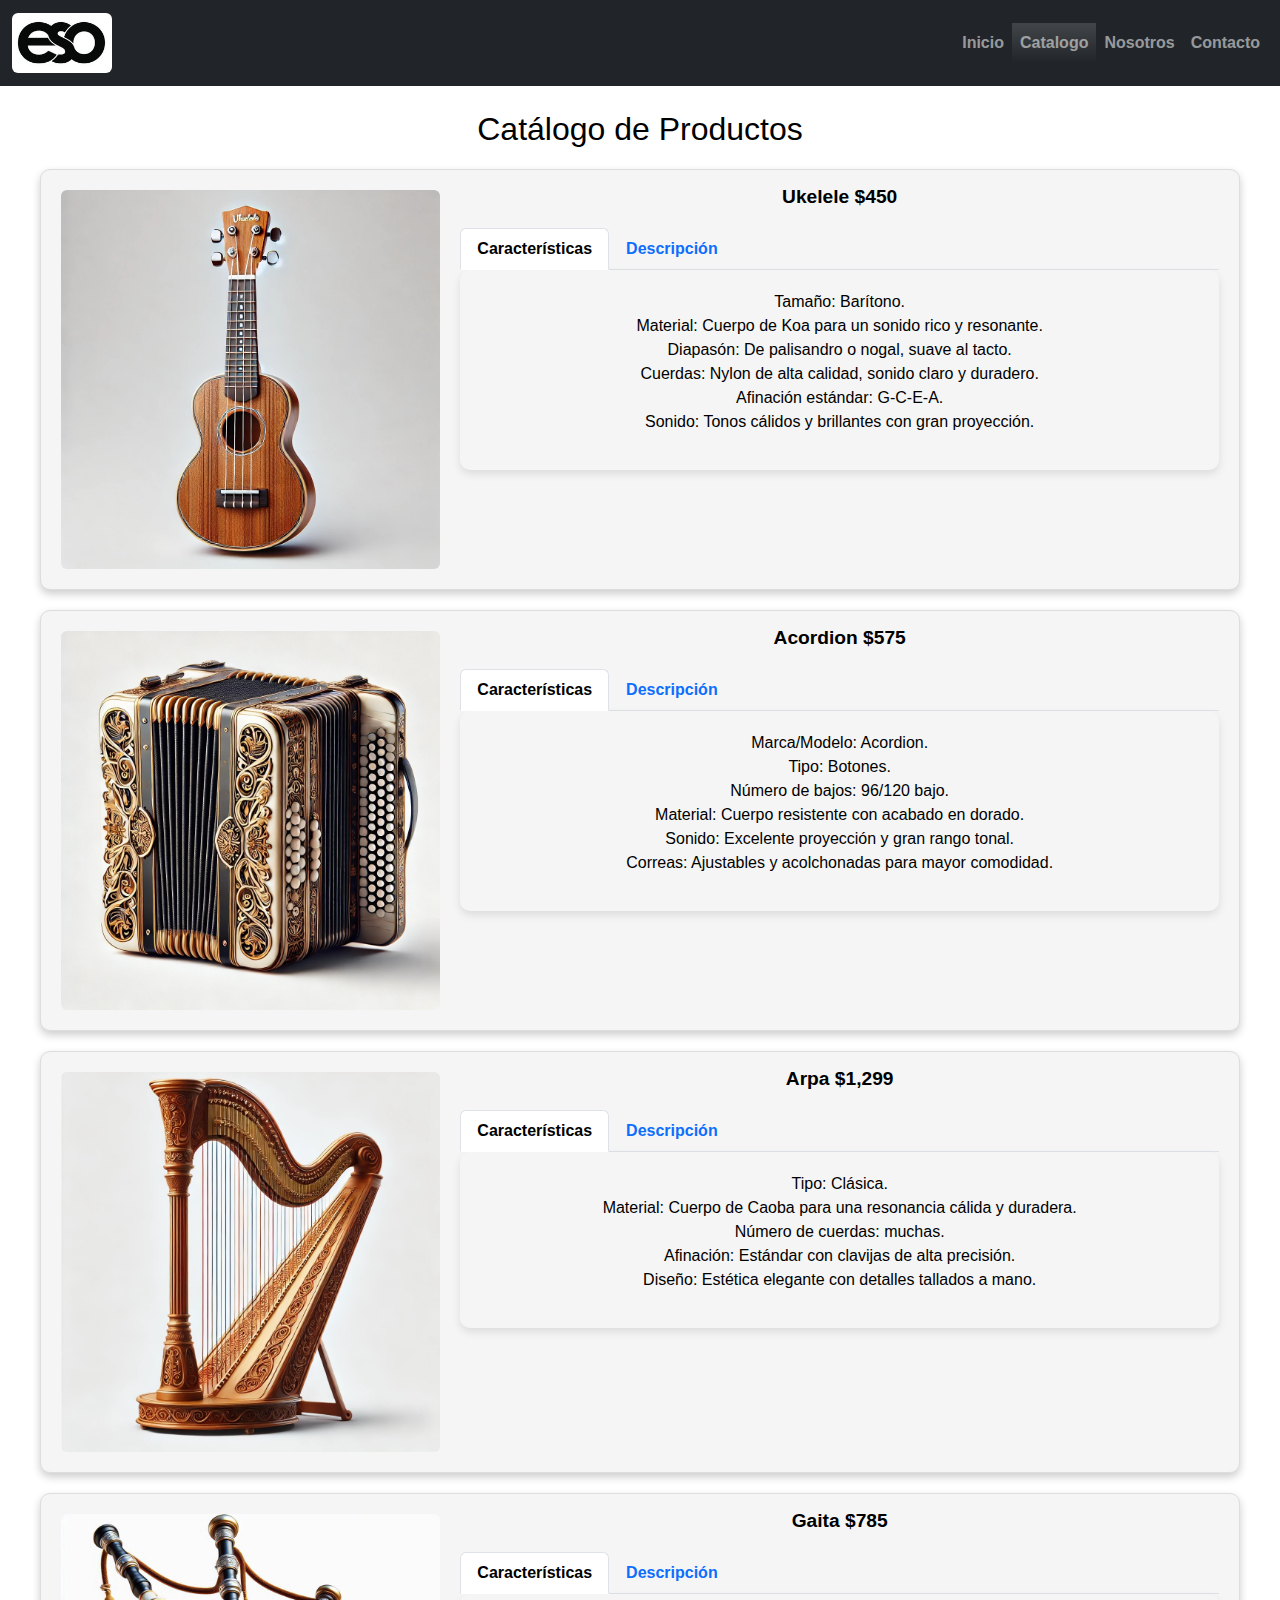
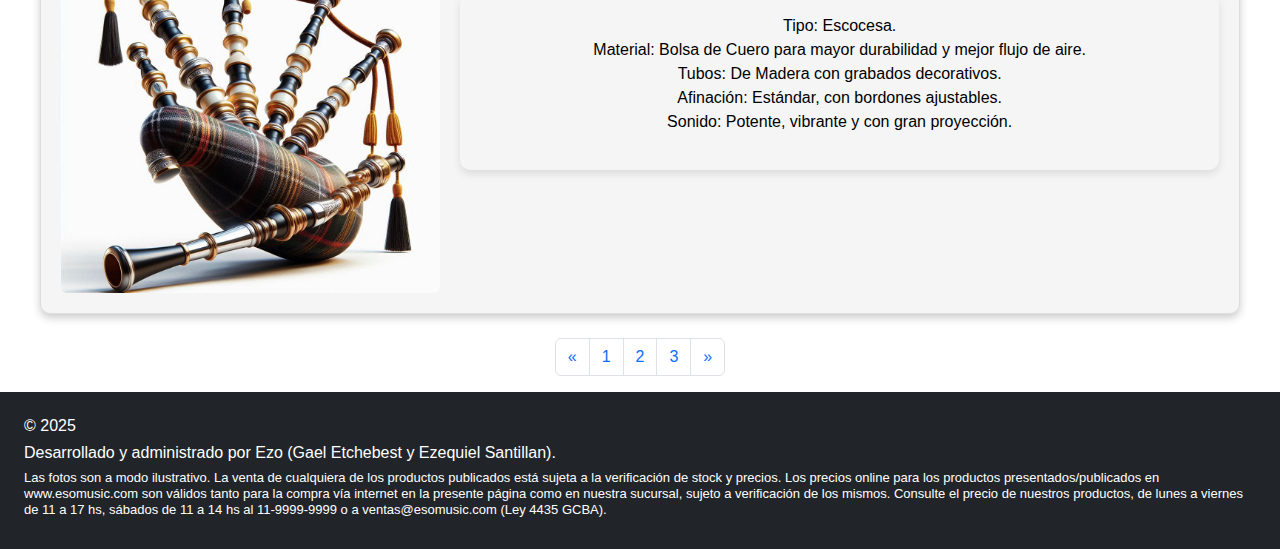
<file: Catalogo/Catalogo3.html>
<!DOCTYPE html>
<html lang="en">
    <head>
        <meta charset="UTF-8">
        <meta name="viewport" content="width=device-width, initial-scale=1.0">

        <link rel="stylesheet" href="https://cdn.jsdelivr.net/npm/bootstrap@5.3.3/dist/css/bootstrap.min.css">
    <script src="https://cdn.jsdelivr.net/npm/bootstrap@5.3.3/dist/js/bootstrap.bundle.min.js"></script>

        <link rel="stylesheet" href="../styles/style.css">
        <link rel="stylesheet" href="../styles/cards.css"> 
        <link rel="stylesheet" href="../styles/product.css">

        <title>Catalogo</title>
    </head>
    <body>
        <header>
            <nav class="navbar navbar-expand-lg navbar-dark bg-dark">
                <div class="container-fluid">
                    <a class="navbar-brand" href="index.html">
                        <img src="../imgs/esoLogo.png" width="100" class="rounded">
                    </a>
                    <button class="navbar-toggler" type="button" data-bs-toggle="collapse" data-bs-target="#navbarNav" aria-controls="navbarNav" aria-expanded="false" aria-label="Toggle navigation">
                        <span class="navbar-toggler-icon"></span>
                    </button>
                    <div class="collapse navbar-collapse" id="navbarNav">
                        <ul class="navbar-nav ms-auto">
                            <li class="nav-item bg-dark"><a class="nav-link" href="../Index.html">Inicio</a></li>
                            <li class="nav-item bg-dark bg-gradient"><a class="nav-link" href="#">Catalogo</a></li>
                            <li class="nav-item bg-dark"><a class="nav-link" href="../Nosotros.html">Nosotros</a></li>
                            <li class="nav-item bg-dark"><a class="nav-link" href="../Contacto.html">Contacto</a></li>
                        </ul>
                    </div>
                </div>
            </nav>
        </header>

        <main>
            <h2 class="text-center mt-4 mb-3">Catálogo de Productos</h2>

            <div class="product-container">
                <div class="producto-container catalog-card" id = "ukelele">
                    <div class="col-imagen">
                        <img src="../imgs/Ukelele.png" alt="Piano" class="img-fluid rounded">
                    </div>
                    <div class="col-detalles">
                        <h1 class="card-title">Ukelele $450</h1>
                        <ul class="nav nav-tabs" id="productTabPiano" role="tablist">
                            <li class="nav-item" role="presentation">
                                <a class="nav-link active" id="caracteristicas-piano-tab" data-bs-toggle="tab" href="#caracteristicas-piano" role="tab" aria-controls="caracteristicas-piano" aria-selected="false">Características</a>
                            </li>
                            <li class="nav-item" role="presentation">
                                <a class="nav-link" id="descripcion-piano-tab" data-bs-toggle="tab" href="#descripcion-piano" role="tab" aria-controls="descripcion-piano" aria-selected="false">Descripción</a>
                            </li>
                        </ul>
                        <div class="tab-content" id="productTabPianoContent">
                            <div class="tab-pane fade show active" id="caracteristicas-piano" role="tabpanel" aria-labelledby="caracteristicas-piano-tab">
                                <p>
                                    Tamaño: Barítono.<br>
                                    Material: Cuerpo de Koa para un sonido rico y resonante.<br>
                                    Diapasón: De palisandro o nogal, suave al tacto.<br>
                                    Cuerdas: Nylon de alta calidad, sonido claro y duradero.<br>
                                    Afinación estándar: G-C-E-A.<br>
                                    Sonido: Tonos cálidos y brillantes con gran proyección.
                                </p>
                            </div>
                            <div class="tab-pane fade" id="descripcion-piano" role="tabpanel" aria-labelledby="descripcion-piano-tab">
                                <p>Se vende ukelele en excelente estado, ideal para principiantes y músicos experimentados. Su sonido cálido y brillante lo convierte en un instrumento perfecto para tocar pop, folk, reggae y más.</p>
                            </div>
                        </div>
                    </div>
                </div>

                <div class="producto-container catalog-card">
                    <div class="col-imagen">
                        <img src="../imgs/Acordion.png" alt="Guitarra Acústica" class="img-fluid rounded">
                    </div>
                    <div class="col-detalles">
                        <h1 class="card-title">Acordion $575</h1>
                        <ul class="nav nav-tabs" id="productTabGuitar" role="tablist">
                            <li class="nav-item" role="presentation">
                                <a class="nav-link active" id="caracteristicas-guitar-tab" data-bs-toggle="tab" href="#caracteristicas-guitar" role="tab" aria-controls="caracteristicas-guitar" aria-selected="false">Características</a>
                            </li>
                            <li class="nav-item" role="presentation">
                                <a class="nav-link" id="descripcion-guitar-tab" data-bs-toggle="tab" href="#descripcion-guitar" role="tab" aria-controls="descripcion-guitar" aria-selected="false">Descripción</a>
                            </li>
                        </ul>
                        <div class="tab-content" id="productTabGuitarContent">
                            <div class="tab-pane fade show active" id="caracteristicas-guitar" role="tabpanel" aria-labelledby="caracteristicas-guitar-tab">
                                <p>
                                    Marca/Modelo: Acordion.<br>
                                    Tipo: Botones.<br>
                                    Número de bajos: 96/120 bajo.<br>
                                    Material: Cuerpo resistente con acabado en dorado.<br>
                                    Sonido: Excelente proyección y gran rango tonal.<br>
                                    Correas: Ajustables y acolchonadas para mayor comodidad.
                                </p>
                            </div>
                            <div class="tab-pane fade" id="descripcion-guitar" role="tabpanel" aria-labelledby="descripcion-guitar-tab">
                                <p>Se vende acordeón en perfecto estado, ideal para músicos de todos los niveles. Su sonido potente y expresivo lo hace perfecto para música folclórica, tango, chamamé y más.</p>
                            </div>
                        </div>
                    </div>
                </div>

                <div class="producto-container catalog-card" id = "arpa">
                    <div class="col-imagen">
                        <img src="../imgs/Arpa.png" alt="Bajo Eléctrico" class="img-fluid rounded">
                    </div>
                    <div class="col-detalles">
                        <h1 class="card-title">Arpa $1,299</h1>
                        <ul class="nav nav-tabs" id="productTabBass" role="tablist">
                            <li class="nav-item" role="presentation">
                                <a class="nav-link active" id="caracteristicas-bass-tab" data-bs-toggle="tab" href="#caracteristicas-bass" role="tab" aria-controls="caracteristicas-bass" aria-selected="false">Características</a>
                            </li>
                            <li class="nav-item" role="presentation">
                                <a class="nav-link" id="descripcion-bass-tab" data-bs-toggle="tab" href="#descripcion-bass" role="tab" aria-controls="descripcion-bass" aria-selected="false">Descripción</a>
                            </li>
                        </ul>
                        <div class="tab-content" id="productTabBassContent">
                            <div class="tab-pane fade show active" id="caracteristicas-bass" role="tabpanel" aria-labelledby="caracteristicas-bass-tab">
                                <p>
                                    Tipo: Clásica.<br>
                                    Material: Cuerpo de Caoba para una resonancia cálida y duradera.<br>
                                    Número de cuerdas: muchas.<br>
                                    Afinación: Estándar con clavijas de alta precisión.<br>
                                    Diseño: Estética elegante con detalles tallados a mano.
                                </p>
                            </div>
                            <div class="tab-pane fade" id="descripcion-bass" role="tabpanel" aria-labelledby="descripcion-bass-tab">
                                <p>Se vende arpa en excelente estado, perfecta para músicos profesionales y estudiantes avanzados. Su sonido envolvente y armónico la hace ideal para música clásica, celta y folclórica.</p>
                            </div>
                        </div>
                    </div>
                </div>

                <div class="producto-container catalog-card">
                    <div class="col-imagen">
                        <img src="../imgs/Gaita.png" alt="Batería Acústica" class="img-fluid rounded">
                    </div>
                    <div class="col-detalles">
                        <h1 class="card-title">Gaita $785</h1>
                        <ul class="nav nav-tabs" id="productTabDrum" role="tablist">
                            <li class="nav-item" role="presentation">
                                <a class="nav-link active" id="caracteristicas-drum-tab" data-bs-toggle="tab" href="#caracteristicas-drum" role="tab" aria-controls="caracteristicas-drum" aria-selected="false">Características</a>
                            </li>
                            <li class="nav-item" role="presentation">
                                <a class="nav-link" id="descripcion-drum-tab" data-bs-toggle="tab" href="#descripcion-drum" role="tab" aria-controls="descripcion-drum" aria-selected="false">Descripción</a>
                            </li>
                        </ul>
                        <div class="tab-content" id="productTabDrumContent">
                            <div class="tab-pane fade show active" id="caracteristicas-drum" role="tabpanel" aria-labelledby="caracteristicas-drum-tab">
                                <p>
                                    Tipo: Escocesa. <br>
                                    Material: Bolsa de Cuero para mayor durabilidad y mejor flujo de aire.<br>
                                    Tubos: De Madera con grabados decorativos.<br>
                                    Afinación: Estándar, con bordones ajustables.<br>
                                    Sonido: Potente, vibrante y con gran proyección.
                                </p>
                            </div>
                            <div class="tab-pane fade" id="descripcion-drum" role="tabpanel" aria-labelledby="descripcion-drum-tab">
                                <p>Se vende gaita en excelente estado, ideal para músicos apasionados por la música celta, escocesa o gallega. Su sonido potente y característico la convierte en un instrumento único para cualquier interpretación.</p>
                            </div>
                        </div>
                    </div>
                </div>
            </div>

            <nav aria-label="Page navigation example" class="text-center">
                <ul class="pagination justify-content-center mt-4 mb-3">
                    <li class="page-item">
                        <a class="page-link" href="../Catalogo/Catalogo2.html" aria-label="Previous">
                            <span aria-hidden="true">&laquo;</span>
                        </a>
                    </li>
                    <li class="page-item"><a class="page-link" href="../Catalogo.html">1</a></li>
                    <li class="page-item"><a class="page-link" href="../Catalogo/Catalogo2.html">2</a></li>
                    <li class="page-item"><a class="page-link" href="#">3</a></li>
                    <li class="page-item">
                        <a class="page-link" href="#" aria-label="Next">
                            <span aria-hidden="true">&raquo;</span>
                        </a>
                    </li>
                </ul>
            </nav>
        </main>

        <footer class="bg-dark text-white p-4">
            <h6>© 2025</h6>
            <h6>Desarrollado y administrado por Ezo (Gael Etchebest y Ezequiel Santillan).</h6>
            <h6 style="font-size: small;">Las fotos son a modo ilustrativo. La venta de cualquiera de los productos publicados está sujeta a la verificación de stock y precios. Los precios online para los productos presentados/publicados en www.esomusic.com son válidos tanto para la compra vía internet en la presente página como en nuestra sucursal, sujeto a verificación de los mismos. Consulte el precio de nuestros productos, de lunes a viernes de 11 a 17 hs, sábados de 11 a 14 hs al 11-9999-9999 o a ventas@esomusic.com (Ley 4435 GCBA).</h6>
        </footer>
    </body>
</html>
</file>
<file: styles/style.css>
@import url('https://fonts.googleapis.com/css2?family=Roboto+Condensed:ital,wght@0,100..900;1,100..900&display=swap');

body{
    font-family: "Roboto Condensed", sans-serif;
}
</file>
<file: styles/carrusel.css>
/* Establecer un tamaño controlado para el carrusel */
 #carouselExampleCaptions {
    max-width: 70%; /* Limita el carrusel al 80% del ancho de su contenedor */
    margin: 0 auto; /* Centra el carrusel */
}

/* Controla el tamaño de las imágenes dentro del carrusel */
.carousel-item img {
    width: 100%;
    height: 400px; /* Establece una altura fija para las imágenes */
    object-fit: cover; /* Asegura que la imagen se recorte si es necesario */
}

/* Opcional: Controlar el tamaño de las descripciones */
.carousel-caption {
    background-color: rgba(0, 0, 0, 0.5); /* Fondo oscuro y transparente */
}
</file>
<file: styles/cards.css>
/* Estilo adicional para las tarjetas del catálogo */

.catalog-card {
    border: 1px solid #ddd;
    border-radius: 8px;
    padding: 15px;
    text-align: center;
    transition: transform 0.3s ease;
    text-decoration: none;
}

.catalog-card:hover {
    transform: scale(1.05);
}

.catalog-img {
    width: 100%;
    height: 200px;
    object-fit: cover;
    border-radius: 8px;
}

.card-title {
    font-size: 1.2em;
    font-weight: bold;
    margin-top: -5px;
}

.card-price {
    font-size: 1.1em;
    color: #28a745;
    font-weight: bold;
    margin-top: -10px;
}

.card-text{
    font-size: 0.8em;
    margin: -10px;
}
</file>
<file: styles/cardsCarrusel.css>
.card img {
    max-height: 150px;
}
.carousel-inner {
    padding: 20px;
}
</file>
<file: styles/product.css>
body {
    font-family: Arial, sans-serif;
    margin: 0;
    padding: 0;
    background-color: #ffffff;
    color: black;
}

/* Estilo para el contenedor del producto */
.producto-container {
    display: flex;
    justify-content: space-between;
    margin: 20px auto;
    max-width: 1200px;
    padding: 20px;
    background-color: #f5f5f5;
    border-radius: 10px;
    box-shadow: 0 4px 8px rgba(0, 0, 0, 0.2);
}

/* Estilo para las columnas */
.col-imagen {
    flex: 1;
    padding-right: 20px;
}

.col-detalles {
    flex: 2;
}

h1 {
    font-size: 24px;
    margin-bottom: 10px;
}

/* Estilo para las pestañas */
.nav-tabs {
    margin-top: 20px;
}

.nav-link {
    border-radius: 0;
    font-weight: bold;
}

.tab-content {
    padding: 20px;
    background: #f5f5f5;
    border-radius: 10px;
    box-shadow: 0 4px 8px rgba(0, 0, 0, 0.1);
}
</file>
<file: styles/us.css>
body {
    font-family: Arial, sans-serif;
    background-color: #ffffff;
    color: black;
}
.container {
    max-width: 900px;
    margin: 20px auto;
    padding: 20px;
    background: #f5f5f5;
    border-radius: 10px;
    box-shadow: 0 4px 8px rgba(0, 0, 0, 0.2);
}
h1, h2 {
    text-align: center;
}
.integrante {
    text-align: center;
    margin: 20px 0;
}
.integrante img {
    width: 150px;  /* Definir un tamaño fijo para todas las imágenes */
    height: 150px; /* Hacer las imágenes cuadradas */
    border-radius: 50%;
    object-fit: cover; /* Asegura que las imágenes se ajusten sin distorsionarse */
}
.team-section {
    display: flex;
    justify-content: center;
    gap: 40px;
    text-align: center;
}
.team-section .integrante {
    flex: 1;
}
.integrante h3, .integrante p {
    text-align: center;
}
</file>
